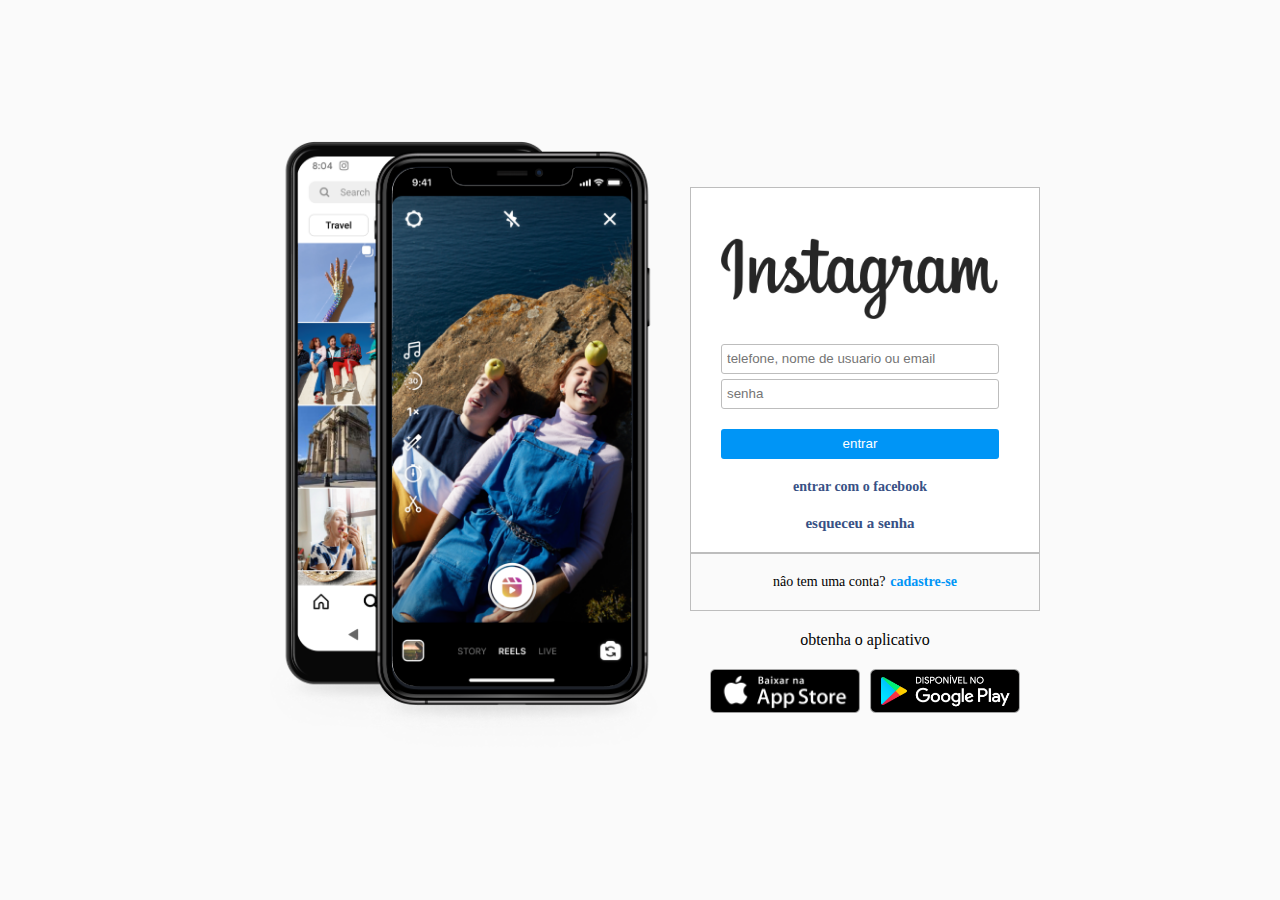
<file: index.html>
<!DOCTYPE html>
<html lang="pt-br">

<head>
    <meta charset="UTF-8">
    <meta http-equiv="X-UA-Compatible" content="IE=edge">
    <meta name="viewport" content="width=device-width, initial-scale=1.0">
    <link rel="stylesheet" href="./styles.css">
    <title>instagram</title>
</head>

<body>

    <div class="container-imagens">
        <img src="./img/celular.png" class="img-cel">
        <img src="./img/insta1.png" class="celular">
        <img src="./img/insta2.png" class="celular" id="troca-imagem">
    </div>

    <div class="container-itens">
        <div class="container-form">
            <img src="./img/insta-logo.png" class="insta-logo">

            <input placeholder="telefone, nome de usuario ou email">
            <input placeholder="senha">

            <button>entrar</button>

            <a class="login-facebook">entrar com o facebook</a>
            <a class="esqueceu-senha">esqueceu a senha</a>
        </div>

        <div class="container-cadastro">

            <p class="paragrafo-conta">nâo tem uma conta?</p><a class="link-cadastro">cadastre-se</a>

        </div>


        <p class="paragrafo-app">obtenha o aplicativo</p>

        <div class="container-app">
            <img src="./img/ios.png" alt="logo do ios" class="logo-app">
            <img src="./img/google (1).png" alt="logo do google" class="logo-app">
        </div>
    </div>


</body>

<script>
   let imagem = document.getElementById("troca-imagem")

    function trocaImagem(){
        if(imagem.style.opacity ==0) {
            imagem.style.opacity = 1
        }
        else {
            imagem.style.opacity = 0
        }

       console.log("to dentro da função") 
    }
    setInterval (function () {
        trocaImagem()        
    }, 4000);

        
    
       
</script>
</html>
</file>
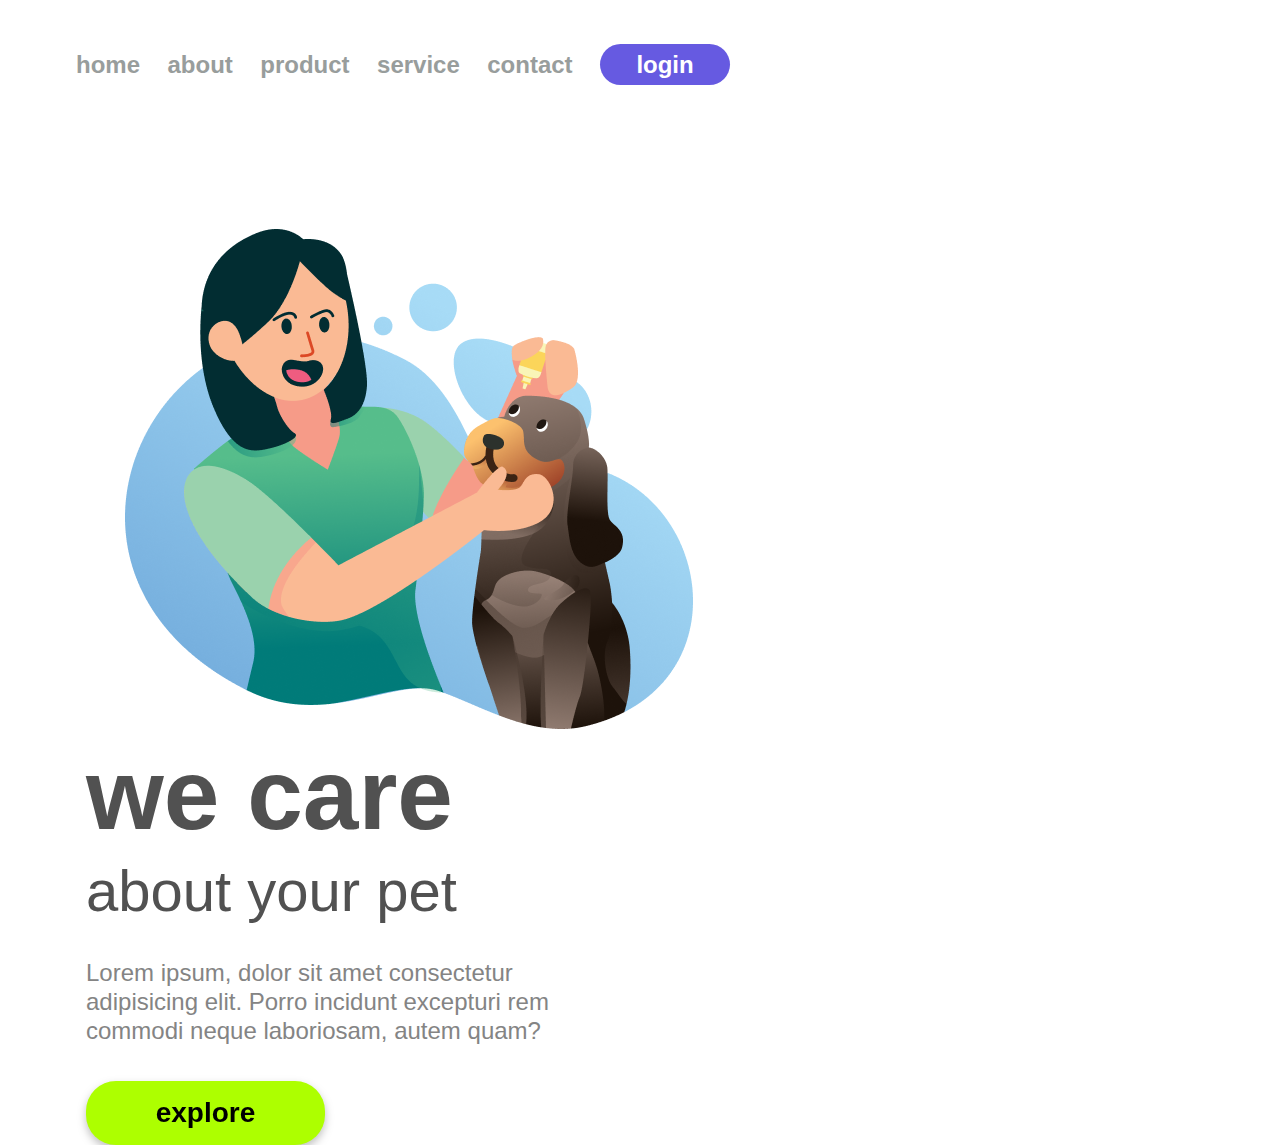
<file: progeto.html>
<!DOCTYPE html>
<html lang="pt-br">

<head>
    <meta charset="UTF-8">
    <meta http-equiv="X-UA-Compatible" content="IE=edge">
    <meta name="viewport" content="width=device-width, initial-scale=1.0">
    <link rel="stylesheet" href="./progeto.css">
    <link rel="preconnect" href="https://fonts.googleapis.com">
    <link rel="preconnect" href="https://fonts.gstatic.com" crossorigin>
    <link href="https: //fonts.googleapis.com/css2? família= Montserrat:wght@400;500;600;700;900 & display=swap"
        rel="stylesheet">
    <title>we care</title>

</head>

<body>
    <header>
        <a class="link-header">home</a>
        <a class="link-header">about</a>
        <a class="link-header">product</a>
        <a class="link-header">service</a>
        <a class="link-header">contact</a>
        <button class="button-header">login</button>
    </header>
    <main>
        <img src="./img/Illustration 2.png" alt="ilustration"class="logo-img">

        <section>
        <h1>we care</h1>
        <h2>about your pet</h2>
        <p>Lorem ipsum, dolor sit amet consectetur adipisicing elit. Porro incidunt excepturi rem commodi neque laboriosam, autem quam? </p>
        <button class="button-main">explore</button>
        </section>
    </main>

</body>
</html>
</file>
<file: styles.css>
* {
    margin: 0;
    padding: 0;
    box-sizing: border-box;
}

.img-cel {
    width: 450px;
}

.insta-logo {
    margin-bottom: 20px;
}

body {
    background: #fafafa;
    /* altera o fundo da pagina */
    width: 100vw;
    /*largura da pagina */
    height: 100vh;
    /*altura da pagina*/
    display: flex;
    justify-content: center;
    align-items: center;
}

.container-itens {
    width: 350px;
}


.container-form {
    display: flex;
    flex-direction: column;
    border: 1px solid #bdbdbd;
    background: #ffffff;
    padding: 50px;
    padding-left: 30px;
    padding-right: 40px;
    padding-bottom: 20px;

}


input {
    height: 30px;
    outline: none;
    border: 1px solid #bdbdbd;
    border-radius: 3px;
    padding-left: 5px;
    margin-top: 5px;
    color: #262626;
}

button {
    background: #0095f6;
    height: 30px;
    border-radius: 3px;
    border: none;
    color: #ffffff;
    margin-top: 20px;
    cursor: pointer;
}

.login-facebook {
    font-weight: bold;
    text-align: center;
    color: #385185;
    margin-top: 20px;
    margin-bottom: 20px;
    cursor: pointer;
    font-size: 14px;

}

.esqueceu-senha {
    color: #385185;
    text-align: center;
    cursor: pointer;
    font-size: 15px;
    font-weight: bold;
}

.container-cadastro {
    display: flex;
    justify-content: center;
    align-items: center;
    border: 1px;
    padding-top: 20px;
    padding-bottom: 20px;
    border: 1px solid #bdbdbd;

}

.paragrafo-conta {
    font-size: 14px;
}

.link-cadastro {
    color: #0095f6;
    font-weight: bold;
    font-size: 14px;
    margin-left: 5px;
    cursor: pointer;
}

.paragrafo-app {
    margin-top: 20px;
    margin-bottom: 20px;
    text-align: center;
}

.container-app {
    display: flex;
    justify-content: center;
    gap: 10px;

}

.logo-app {
    width: 150px;

}

.celular {
    height: 520px;
    position: absolute;
    left: 152px;
    top: 26px;
    transition: opacity 2s ease-in-out;
}

.container-imagens {
    position: relative;

}
</file>
<file: progeto.css>
* {
    font-family: 'Montserrat', sans-serif;
    margin: 0;
    padding: 0;
    box-sizing: border-box;
}

header {
    margin: 44px 0px 144px 76px;

}

.link-header {
    font-weight: 600;
    font-size: 24px;
    line-height: 29px;
    color: #989D9C;
    cursor: pointer;
    margin-right: 23px;

}

.button-header {
    background: #665AE1;
    border-radius: 20.5px;
    width: 130px;
    height: 41px;
    border: none;
    font-weight: 600;
    font-size: 24px;
    line-height: 29px;
    color: #FFFFFF;
    cursor: pointer;
}


.logo-img {
    width: 568px;
    height: 500px;
    margin-left: 125px;
    display: inline-block;

}

section {
    display: inline-block;
    margin-left: 86px;
}

h1 {
    font-size: 100px;
    line-height: 122px;
    font-weight: 900;
    color: #515151;

}

h2 {
    font-weight: 500;
    font-size: 58px;
    line-height: 71px;
    color: #515151;
    width: 448px;
    height: 71px;
}

p {
    font-weight: 400;
    font-size: 24px;
    line-height: 29px;
    color: #848484;
    width: 515px;
    margin-top: 32px;
    margin-bottom: 36px;

}

.button-main {
    background: #ADFF00;
    border-radius: 30px;
    width: 239px;
    height: 64px;
    border: none;
    cursor: pointer;
    filter: drop-shadow(0px 4px 4px rgba(0, 0, 0, 0.25));
    font-weight: 700;
    font-size: 28px;
    line-height: 34px;
    color: #000000;
}

.button-header:hover {
    opacity: 0.8;
}

.button-header:active {
    opacity: .5;
}

.button-main:hover {
    opacity: .8;
}

.button-main:active {
    opacity: .5;
}

.link-header:hover {
    opacity: .8;
}

.link-header:active {
    opacity: .5;
}


@media screen and (max-width:900px) {
    header {
        display: none;
    }


        
    

    h1 {
        font-size: 50px;
        line-height: 61px;
        width: 263px;
        height: 52px;

    }

    h2 {
        font-size: 31px;
        line-height: 36px;
        width: 216px;
        height: 47px;
        text-align: center;

    }

    p {

        display: none;
    }

    .button-main {
        Width: 239px;
        height: 64px;
        display: block;

    }
    
    .logo-img {

        width: 354px;
        height: 317px;
        position: relative;
        margin: 149px 22px 0 14px ;
}
}
@media screen and (max-width: 380px) {
    .container-left {
        height: 70%;
    }
}
</file>
